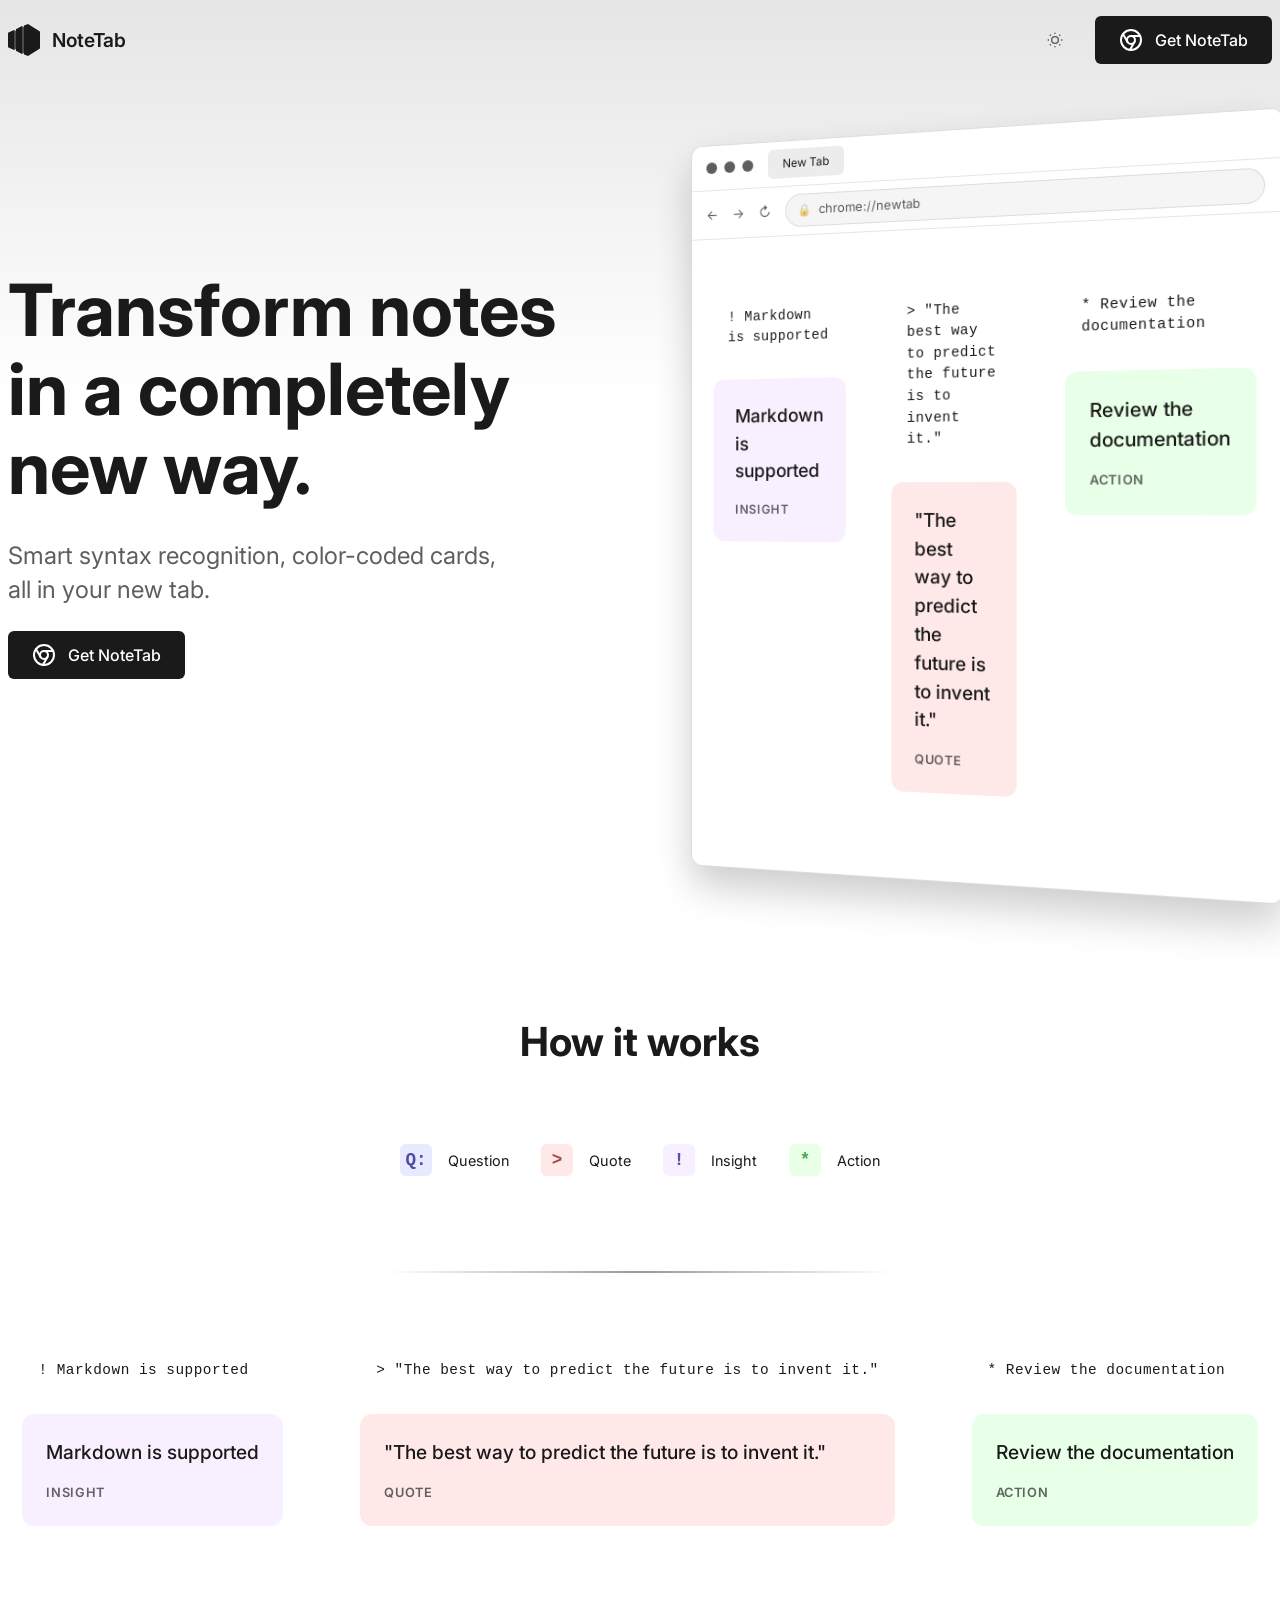
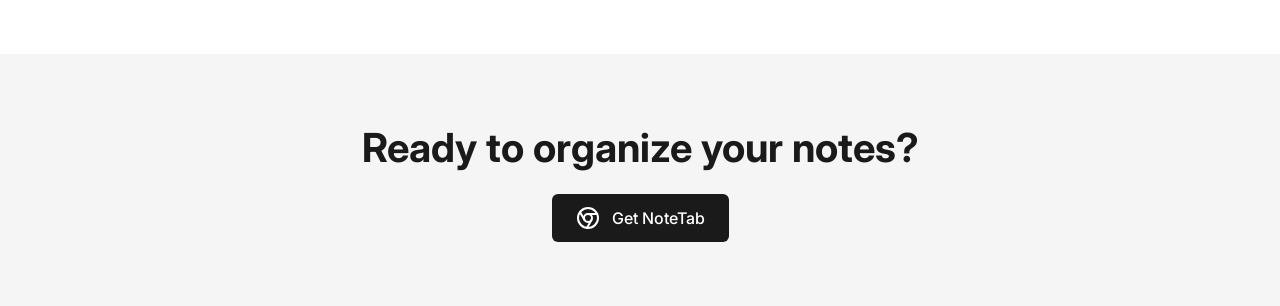
<file: index.html>
<!DOCTYPE html>
<html lang="en" data-theme="light">
<head>
    <meta charset="utf-8">
    <meta name="viewport" content="width=device-width, initial-scale=1.0">
    <title>NoteTab - Transform your notes into organized cards</title>
    <meta name="description" content="NoteTab is a browser extension that automatically converts your notes into color-coded cards with smart syntax recognition. Perfect for research, learning, and organizing your thoughts.">
    <meta name="keywords" content="note taking, browser extension, productivity, organization, markdown, syntax highlighting">
    <meta name="author" content="NoteTab">
    <meta property="og:title" content="NoteTab - Transform your notes into organized cards">
    <meta property="og:description" content="Automatically convert your notes into color-coded cards with smart syntax recognition. Perfect for research, learning, and organizing your thoughts.">
    <meta property="og:type" content="website">
    <meta property="og:url" content="https://notetab.app">
    <link rel="icon" type="image/png" href="img/icon128.png">
    <link rel="stylesheet" href="styles.css">
    <link rel="preconnect" href="https://fonts.googleapis.com">
    <link rel="preconnect" href="https://fonts.gstatic.com" crossorigin>
    <link href="https://fonts.googleapis.com/css2?family=Inter:wght@400;500;600;700&display=swap" rel="stylesheet">
</head>
<body>
    <nav class="navbar">
        <div class="container">
            <div class="nav-left">
                <a href="/" class="logo">
                    <img src="img/icon128.png" alt="NoteTab Logo" width="32" height="32">
                    NoteTab
                </a>
            </div>
            <div class="nav-right">
                <button class="theme-toggle">
                    <svg width="16" height="16" viewBox="0 0 24 24" fill="none" stroke="currentColor" stroke-width="2">
                        <path class="moon" d="M21 12.79A9 9 0 1 1 11.21 3 7 7 0 0 0 21 12.79z"></path>
                        <circle class="sun" cx="12" cy="12" r="5"></circle>
                        <line class="sun-beam" x1="12" y1="1" x2="12" y2="3"></line>
                        <line class="sun-beam" x1="12" y1="21" x2="12" y2="23"></line>
                        <line class="sun-beam" x1="4.22" y1="4.22" x2="5.64" y2="5.64"></line>
                        <line class="sun-beam" x1="18.36" y1="18.36" x2="19.78" y2="19.78"></line>
                        <line class="sun-beam" x1="1" y1="12" x2="3" y2="12"></line>
                        <line class="sun-beam" x1="21" y1="12" x2="23" y2="12"></line>
                        <line class="sun-beam" x1="4.22" y1="19.78" x2="5.64" y2="18.36"></line>
                        <line class="sun-beam" x1="18.36" y1="5.64" x2="19.78" y2="4.22"></line>
                    </svg>
                </button>
                <a href="https://chromewebstore.google.com/detail/note-cards/oodhnfomfokcaglcblifhaofcffkpdhh?authuser=0&hl=en-GB" class="button-primary" target="_blank">
                    <img src="img/chrome.svg" alt="Chrome" class="chrome-logo" width="24" height="24">
                    Get NoteTab
                </a>
            </div>
        </div>
    </nav>

    <main>
        <section class="hero">
            <div class="container split-layout">
                <div class="hero-content">
                    <h1>Transform notes<br>in a completely<br>new way.</h1>
                    <p class="subtitle">
                        Smart syntax recognition, color-coded cards,<br>
                        all in your new tab.
                    </p>
                    <div class="cta-buttons">
                        <a href="https://chromewebstore.google.com/detail/note-cards/oodhnfomfokcaglcblifhaofcffkpdhh?authuser=0&hl=en-GB" class="button-primary" target="_blank">
                            <img src="img/chrome.svg" alt="Chrome" class="chrome-logo" width="24" height="24">
                            Get NoteTab
                        </a>
                    </div>
                </div>
                <div class="hero-visual">
                    <div class="browser-window">
                        <div class="browser-header">
                            <div class="browser-controls">
                                <span class="browser-dot"></span>
                                <span class="browser-dot"></span>
                                <span class="browser-dot"></span>
                            </div>
                            <div class="browser-tabs">
                                <div class="browser-tab active">New Tab</div>
                            </div>
                        </div>
                        <div class="browser-toolbar">
                            <div class="browser-actions">
                                <span class="browser-arrow">←</span>
                                <span class="browser-arrow">→</span>
                                <span class="browser-refresh">↻</span>
                            </div>
                            <div class="browser-address">
                                <span class="browser-lock">🔒</span>
                                <span class="browser-url">chrome://newtab</span>
                            </div>
                        </div>
                        <div class="browser-content">
                            <div class="syntax-cards">
                                <div class="syntax-group">
                                    <div class="syntax-text">! Markdown is supported</div>
                                    <div class="card insight-card">
                                        <div class="card-content">
                                            <div class="card-text">Markdown is supported</div>
                                            <div class="card-label">INSIGHT</div>
                                        </div>
                                    </div>
                                </div>

                                <div class="syntax-group">
                                    <div class="syntax-text">> "The best way to predict the future is to invent it."</div>
                                    <div class="card quote-card">
                                        <div class="card-content">
                                            <div class="card-text">"The best way to predict the future is to invent it."</div>
                                            <div class="card-label">QUOTE</div>
                                        </div>
                                    </div>
                                </div>

                                <div class="syntax-group">
                                    <div class="syntax-text">* Review the documentation</div>
                                    <div class="card action-card">
                                        <div class="card-content">
                                            <div class="card-text">Review the documentation</div>
                                            <div class="card-label">ACTION</div>
                                        </div>
                                    </div>
                                </div>
                            </div>
                        </div>
                    </div>
                </div>
            </div>
        </section>

        <section class="syntax-flow">
            <div class="container">
                <h2>How it works</h2>
                <div class="syntax-legend">
                    <div class="legend-item">
                        <div class="legend-icon question-icon">Q:</div>
                        <div class="legend-text">Question</div>
                    </div>
                    <div class="legend-item">
                        <div class="legend-icon quote-icon">></div>
                        <div class="legend-text">Quote</div>
                    </div>
                    <div class="legend-item">
                        <div class="legend-icon insight-icon">!</div>
                        <div class="legend-text">Insight</div>
                    </div>
                    <div class="legend-item">
                        <div class="legend-icon action-icon">*</div>
                        <div class="legend-text">Action</div>
                    </div>
                </div>
                <div class="curve-separator">
                    <div class="line"></div>
                </div>
                <div class="syntax-cards">
                    <div class="syntax-group">
                        <div class="syntax-text">! Markdown is supported</div>
                        <div class="card insight-card">
                            <div class="card-content">
                                <div class="card-text">Markdown is supported</div>
                                <div class="card-label">INSIGHT</div>
                            </div>
                        </div>
                    </div>

                    <div class="syntax-group">
                        <div class="syntax-text">> "The best way to predict the future is to invent it."</div>
                        <div class="card quote-card">
                            <div class="card-content">
                                <div class="card-text">"The best way to predict the future is to invent it."</div>
                                <div class="card-label">QUOTE</div>
                            </div>
                        </div>
                    </div>

                    <div class="syntax-group">
                        <div class="syntax-text">* Review the documentation</div>
                        <div class="card action-card">
                            <div class="card-content">
                                <div class="card-text">Review the documentation</div>
                                <div class="card-label">ACTION</div>
                            </div>
                        </div>
                    </div>
                </div>
            </div>
        </section>

        <section class="cta">
            <div class="container">
                <h2>Ready to organize your notes?</h2>
                <a href="https://chromewebstore.google.com/detail/note-cards/oodhnfomfokcaglcblifhaofcffkpdhh?authuser=0&hl=en-GB" class="button-primary" target="_blank">
                    <img src="img/chrome.svg" alt="Chrome" class="chrome-logo" width="24" height="24">
                    Get NoteTab
                </a>
            </div>
        </section>
    </main>
    <script>
        // Theme switching functionality
        const themeToggle = document.querySelector('.theme-toggle');
        const prefersDark = window.matchMedia('(prefers-color-scheme: dark)');
        
        // Set initial theme based on system preference
        document.documentElement.setAttribute('data-theme', prefersDark.matches ? 'dark' : 'light');
        
        themeToggle.addEventListener('click', () => {
            const currentTheme = document.documentElement.getAttribute('data-theme');
            const newTheme = currentTheme === 'dark' ? 'light' : 'dark';
            document.documentElement.setAttribute('data-theme', newTheme);
            
            // Store theme preference
            localStorage.setItem('theme', newTheme);
        });
        
        // Check for stored theme preference
        const storedTheme = localStorage.getItem('theme');
        if (storedTheme) {
            document.documentElement.setAttribute('data-theme', storedTheme);
        }
        
        // Listen for system theme changes
        prefersDark.addEventListener('change', (e) => {
            if (!localStorage.getItem('theme')) {
                document.documentElement.setAttribute('data-theme', e.matches ? 'dark' : 'light');
            }
        });
    </script>
</body>
</html>
</file>
<file: styles.css>
:root {
    --primary-color: #FF5733;
    --text-color: #1A1A1A;
    --background-color: #FFFFFF;
    --secondary-background: #F5F5F5;
    --text-secondary: rgba(26, 26, 26, 0.7);
    --border-color: rgba(0, 0, 0, 0.1);
    --spacing-unit: 8px;
    --gradient-start: rgba(128, 128, 128, 0.2);
    --gradient-end: rgba(128, 128, 128, 0);
    --horizon-glow: rgba(78, 161, 255, 0.4);
    --line-color: #808080;
}

* {
    margin: 0;
    padding: 0;
    box-sizing: border-box;
}

body {
    font-family: 'Inter', -apple-system, BlinkMacSystemFont, 'Segoe UI', Roboto, Oxygen, Ubuntu, Cantarell, sans-serif;
    background-color: var(--background-color);
    color: var(--text-color);
    line-height: 1.5;
}

.container {
    max-width: 1400px;
    margin: 0 auto;
    padding: 0 var(--spacing-unit);
}

/* Navigation */
.navbar {
    padding: calc(var(--spacing-unit) * 2) 0;
    background-color: transparent;
    position: absolute;
    top: 0;
    left: 0;
    right: 0;
    z-index: 100;
}

.navbar .container {
    display: flex;
    justify-content: space-between;
    align-items: center;
}

.nav-left .logo {
    display: flex;
    align-items: center;
    gap: calc(var(--spacing-unit) * 1.5);
    text-decoration: none;
    color: var(--text-color);
    font-weight: 600;
    font-size: 1.2rem;
}

.nav-left .logo img {
    border-radius: 8px;
}

.nav-right {
    display: flex;
    gap: calc(var(--spacing-unit) * 3);
    align-items: center;
}

/* Hero Section */
.hero {
    padding: calc(var(--spacing-unit) * 16) 0 calc(var(--spacing-unit) * 8);
    min-height: 70vh;
    display: flex;
    align-items: center;
    position: relative;
}

.hero:before {
    content: '';
    position: absolute;
    top: 0;
    left: 0;
    right: 0;
    height: 400px;
    background: linear-gradient(180deg, 
        var(--gradient-start) 0%,
        var(--gradient-end) 100%);
    z-index: 0;
}

.hero .container {
    position: relative;
    z-index: 1;
}

.split-layout {
    display: grid;
    grid-template-columns: 1fr 1fr;
    gap: calc(var(--spacing-unit) * 8);
    align-items: center;
}

.hero-content {
    position: relative;
}

.hero h1 {
    font-size: 4.5rem;
    font-weight: 700;
    line-height: 1.1;
    margin-bottom: calc(var(--spacing-unit) * 4);
}

.connecting-line {
    position: absolute;
    top: 50%;
    right: -50px;
    width: 100px;
    height: 2px;
    background-color: var(--text-color);
}

.subtitle {
    font-size: 1.5rem;
    color: var(--text-secondary);
    margin-bottom: calc(var(--spacing-unit) * 3);
    line-height: 1.4;
}

.description {
    font-size: 1.1rem;
    color: rgba(229, 229, 229, 0.8);
    margin-bottom: calc(var(--spacing-unit) * 6);
    max-width: 540px;
}

.cta-buttons {
    display: flex;
    gap: calc(var(--spacing-unit) * 2);
    margin-bottom: calc(var(--spacing-unit) * 8);
}

.button-primary {
    background-color: var(--text-color);
    color: var(--background-color);
    padding: calc(var(--spacing-unit) * 1.5) calc(var(--spacing-unit) * 3);
    border-radius: 6px;
    font-weight: 500;
    text-decoration: none;
    transition: all 0.2s ease;
    display: inline-flex;
    align-items: center;
    gap: calc(var(--spacing-unit));
}

.button-primary .chrome-logo {
    margin-right: 4px;
}

[data-theme="light"] .button-primary .chrome-logo {
    filter: brightness(0) invert(1);
}

.button-primary:hover {
    transform: translateY(-1px);
}

[data-theme="light"] .button-primary:hover {
    background-color: #000000;
}

[data-theme="dark"] .button-primary:hover {
    background-color: #FFFFFF;
}

.button-secondary {
    display: flex;
    align-items: center;
    gap: calc(var(--spacing-unit));
    color: var(--text-color);
    text-decoration: none;
    font-weight: 500;
}

.button-secondary:before {
    content: "▶";
    font-size: 0.8em;
}

.partners {
    margin-top: calc(var(--spacing-unit) * 8);
}

.partners h4 {
    font-size: 0.9rem;
    color: rgba(229, 229, 229, 0.6);
    margin-bottom: calc(var(--spacing-unit) * 3);
}

.partner-logos {
    display: flex;
    gap: calc(var(--spacing-unit) * 4);
    align-items: center;
}

.partner-logo {
    opacity: 0.6;
    transition: opacity 0.2s ease;
}

.partner-logo:hover {
    opacity: 1;
}

/* Hero Visual */
.hero-visual {
    position: relative;
}

.browser-window {
    background: var(--secondary-background);
    border-radius: 12px;
    overflow: hidden;
    border: 1px solid var(--border-color);
    box-shadow: 0 20px 40px rgba(0, 0, 0, 0.2);
    transform: perspective(1000px) rotateY(-10deg);
}

[data-theme="dark"] .browser-window {
    background: #1A1A1A;
    border-color: rgba(255, 255, 255, 0.1);
}

.browser-header {
    background: var(--background-color);
    padding: 8px 16px;
    display: flex;
    align-items: center;
    gap: 16px;
    border-bottom: 1px solid var(--border-color);
}

[data-theme="dark"] .browser-header,
[data-theme="dark"] .browser-toolbar {
    background: #000000;
    border-color: rgba(255, 255, 255, 0.1);
}

.browser-controls {
    display: flex;
    gap: 8px;
}

.browser-dot {
    width: 12px;
    height: 12px;
    border-radius: 50%;
    background: var(--text-secondary);
}

.browser-tabs {
    display: flex;
    align-items: center;
}

.browser-tab {
    padding: 6px 16px;
    background: rgba(127, 127, 127, 0.1);
    border-radius: 6px;
    font-size: 12px;
    color: var(--text-secondary);
}

.browser-tab.active {
    background: rgba(127, 127, 127, 0.15);
    color: var(--text-color);
}

.browser-toolbar {
    background: var(--background-color);
    padding: 8px 16px;
    display: flex;
    gap: 16px;
    align-items: center;
    border-bottom: 1px solid var(--border-color);
}

.browser-actions {
    display: flex;
    gap: 16px;
}

.browser-arrow, .browser-refresh {
    color: var(--text-secondary);
    font-size: 14px;
}

.browser-address {
    flex: 1;
    background: var(--secondary-background);
    border-radius: 20px;
    padding: 6px 12px;
    display: flex;
    align-items: center;
    gap: 8px;
    border: 1px solid var(--border-color);
}

.browser-lock {
    font-size: 12px;
    opacity: 0.5;
}

.browser-url {
    color: var(--text-secondary);
    font-size: 13px;
}

.browser-content {
    padding: 24px;
    background: var(--background-color);
}

[data-theme="dark"] .browser-content {
    background: #1A1A1A;
}

.syntax-cards {
    display: flex;
    flex-direction: column;
    gap: calc(var(--spacing-unit) * 3);
}

.syntax-group {
    display: flex;
    flex-direction: column;
    gap: calc(var(--spacing-unit) * 2);
}

.card {
    background: var(--secondary-background);
    padding: calc(var(--spacing-unit) * 3);
    border-radius: 12px;
    transition: transform 0.2s ease;
}

/* Features Section */
.features {
    padding: calc(var(--spacing-unit) * 8) 0;
    background-color: var(--secondary-background);
}

.feature-grid {
    display: grid;
    grid-template-columns: repeat(auto-fit, minmax(250px, 1fr));
    gap: calc(var(--spacing-unit) * 4);
    margin-top: calc(var(--spacing-unit) * 4);
}

.feature-card {
    background: rgba(255, 255, 255, 0.05);
    padding: calc(var(--spacing-unit) * 3);
    border-radius: 12px;
    transition: transform 0.2s ease;
}

.feature-card:hover {
    transform: translateY(-4px);
}

.feature-icon {
    font-size: 2rem;
    margin-bottom: calc(var(--spacing-unit) * 2);
}

.feature-card h3 {
    font-size: 1.2rem;
    margin-bottom: calc(var(--spacing-unit) * 2);
}

.feature-card p {
    color: rgba(229, 229, 229, 0.8);
    line-height: 1.6;
}

/* Syntax Flow Section */
.syntax-flow {
    padding: calc(var(--spacing-unit) * 8) 0;
    background-color: var(--background-color);
}

.syntax-flow h2 {
    text-align: center;
    font-size: 2.5rem;
    margin-bottom: calc(var(--spacing-unit) * 6);
}

/* CTA Section */
.cta {
    padding: calc(var(--spacing-unit) * 8) 0;
    text-align: center;
    background-color: var(--secondary-background);
}

.cta h2 {
    font-size: 2.5rem;
    margin-bottom: calc(var(--spacing-unit) * 2);
}

.cta p {
    font-size: 1.2rem;
    color: rgba(229, 229, 229, 0.8);
    margin-bottom: calc(var(--spacing-unit) * 4);
}

/* Feedback Widget */
.feedback-widget {
    background-color: var(--secondary-background);
    border-radius: 12px;
    margin: calc(var(--spacing-unit) * 4) auto;
    max-width: 800px;
}

.tabs {
    display: flex;
    gap: calc(var(--spacing-unit) * 2);
    padding: calc(var(--spacing-unit) * 2);
    border-bottom: 1px solid rgba(255, 255, 255, 0.1);
}

.tab {
    background: none;
    border: none;
    color: var(--text-color);
    padding: calc(var(--spacing-unit) * 1.5) calc(var(--spacing-unit) * 2);
    cursor: pointer;
    display: flex;
    align-items: center;
    gap: var(--spacing-unit);
    font-size: 0.9rem;
}

.tab span {
    display: inline-flex;
    align-items: center;
    justify-content: center;
    width: 24px;
    height: 24px;
    background-color: rgba(255, 255, 255, 0.1);
    border-radius: 50%;
}

.tab.active {
    background-color: rgba(255, 87, 51, 0.1);
    color: var(--primary-color);
}

.feedback-content {
    padding: calc(var(--spacing-unit) * 4);
}

.feedback-header {
    display: flex;
    justify-content: space-between;
    align-items: center;
    margin-bottom: calc(var(--spacing-unit) * 3);
}

.label {
    font-size: 0.8rem;
    color: rgba(229, 229, 229, 0.6);
}

.finish-later {
    background: none;
    border: none;
    color: rgba(229, 229, 229, 0.6);
    cursor: pointer;
    font-size: 0.8rem;
}

.feedback-content h2 {
    font-size: 1.5rem;
    margin-bottom: calc(var(--spacing-unit) * 4);
}

.rating {
    display: flex;
    gap: var(--spacing-unit);
    margin-bottom: calc(var(--spacing-unit) * 4);
}

.rating button {
    background-color: rgba(255, 255, 255, 0.1);
    border: none;
    color: var(--text-color);
    width: 40px;
    height: 40px;
    border-radius: 6px;
    cursor: pointer;
    transition: background-color 0.2s;
}

.rating button:hover {
    background-color: rgba(255, 87, 51, 0.2);
}

.feedback-footer {
    display: flex;
    gap: calc(var(--spacing-unit) * 2);
}

.feedback-footer button {
    display: flex;
    align-items: center;
    gap: var(--spacing-unit);
    background-color: rgba(255, 255, 255, 0.1);
    border: none;
    color: var(--text-color);
    padding: calc(var(--spacing-unit) * 1.5) calc(var(--spacing-unit) * 2);
    border-radius: 6px;
    cursor: pointer;
    font-size: 0.9rem;
}

.feedback-footer button:hover {
    background-color: rgba(255, 255, 255, 0.15);
}

/* Intelligence Section */
.intelligence-section {
    padding: calc(var(--spacing-unit) * 12) 0;
    text-align: center;
    position: relative;
}

.ai-label {
    display: inline-block;
    color: #FF5733;
    font-size: 0.9rem;
    margin-bottom: calc(var(--spacing-unit) * 3);
}

.intelligence-section h2 {
    font-size: 3.5rem;
    font-weight: 700;
    margin-bottom: calc(var(--spacing-unit) * 3);
    line-height: 1.2;
}

.intelligence-section .description {
    font-size: 1.2rem;
    color: rgba(229, 229, 229, 0.8);
    margin-bottom: calc(var(--spacing-unit) * 6);
}

.activity-feed {
    max-width: 400px;
    margin: 0 auto;
    background: rgba(42, 42, 42, 0.5);
    border-radius: 12px;
    padding: calc(var(--spacing-unit) * 2);
}

.activity-item {
    display: flex;
    align-items: center;
    gap: calc(var(--spacing-unit) * 2);
    padding: calc(var(--spacing-unit) * 1.5);
    border-radius: 8px;
    transition: background-color 0.2s;
}

.activity-item:hover {
    background: rgba(255, 255, 255, 0.05);
}

.avatar {
    width: 32px;
    height: 32px;
    background: rgba(255, 255, 255, 0.1);
    border-radius: 50%;
    display: flex;
    align-items: center;
    justify-content: center;
    font-weight: 500;
    color: var(--text-color);
}

.activity-content {
    flex: 1;
}

.activity-header {
    display: flex;
    align-items: center;
    gap: calc(var(--spacing-unit));
    font-size: 0.9rem;
}

.activity-header .name {
    font-weight: 500;
    color: var(--text-color);
}

.activity-header .action {
    color: rgba(229, 229, 229, 0.6);
}

.activity-header .time {
    margin-left: auto;
    color: rgba(229, 229, 229, 0.4);
    font-size: 0.8rem;
}

/* Syntax Flow Section */
.syntax-cards {
    display: flex;
    flex-direction: row;
    gap: calc(var(--spacing-unit) * 6);
    margin-bottom: calc(var(--spacing-unit) * 8);
}

.syntax-group {
    display: flex;
    flex-direction: column;
    gap: calc(var(--spacing-unit) * 2);
    max-width: 600px;
    margin: 0 auto;
}

.syntax-text {
    color: var(--text-color);
    font-family: monospace;
    font-size: 1.1rem;
    padding: calc(var(--spacing-unit) * 2);
    background: rgba(255, 255, 255, 0.05);
    border-radius: 8px;
}

.card {
    padding: calc(var(--spacing-unit) * 3);
    border-radius: 12px;
    transition: transform 0.2s;
}

.card:hover {
    transform: translateY(-2px);
}

.card-content {
    display: flex;
    flex-direction: column;
    gap: calc(var(--spacing-unit) * 2);
}

.card-text {
    font-size: 1.2rem;
    font-weight: 500;
    color: #1A1A1A;
}

.card-label {
    font-size: 0.8rem;
    font-weight: 600;
    letter-spacing: 0.05em;
    color: rgba(0, 0, 0, 0.6);
}

.insight-card {
    background-color: #F8F0FF;
}

.quote-card {
    background-color: #FFE8E8;
}

.action-card {
    background-color: #E8FFE8;
}

/* Legend */
.syntax-legend {
    display: flex;
    justify-content: center;
    gap: calc(var(--spacing-unit) * 4);
    padding: calc(var(--spacing-unit) * 3);
    background: rgba(255, 255, 255, 0.05);
    border-radius: 12px;
    max-width: fit-content;
    margin: 0 auto;
}

.legend-item {
    display: flex;
    align-items: center;
    gap: calc(var(--spacing-unit) * 2);
}

.legend-icon {
    width: 32px;
    height: 32px;
    display: flex;
    align-items: center;
    justify-content: center;
    border-radius: 6px;
    font-family: monospace;
    font-weight: 600;
    font-size: 1.1rem;
}

.question-icon {
    background-color: #E8E8FF;
    color: #4B4BA5;
}

.quote-icon {
    background-color: #FFE8E8;
    color: #A54B4B;
}

.insight-icon {
    background-color: #F8F0FF;
    color: #6B4BA5;
}

.action-icon {
    background-color: #E8FFE8;
    color: #4BA54B;
}

.legend-text {
    color: var(--text-color);
    font-size: 0.9rem;
}

/* Curve Separator */
.curve-separator {
    position: relative;
    width: 100%;
    height: 80px;
    margin: calc(var(--spacing-unit) * 3) 0;
    display: flex;
    justify-content: center;
    align-items: center;
    z-index: 10;
}

.curve-separator .line {
    width: 100%;
    height: 2px;
    background: var(--line-color);
    position: relative;
    opacity: 0.8;
    background: linear-gradient(
        to right,
        transparent,
        transparent 30%,
        var(--line-color) 50%,
        transparent 70%,
        transparent
    );
}

[data-theme="dark"] .curve-separator .line {
    opacity: 1;
}

.syntax-transform {
    width: 100%;
    max-width: 600px;
    margin: 0 auto;
    text-align: center;
}

.syntax-line {
    display: flex;
    align-items: center;
    justify-content: center;
    gap: calc(var(--spacing-unit) * 2);
    margin-bottom: calc(var(--spacing-unit) * 2);
    font-family: monospace;
    font-size: 1rem;
    color: var(--text-secondary);
}

.syntax-marker {
    font-weight: bold;
    color: var(--text-color);
    opacity: 0.4;
    transition: opacity 0.3s ease;
}

.syntax-text {
    font-size: 0.9rem;
    letter-spacing: 0.5px;
}

.syntax-transform:hover .syntax-marker {
    opacity: 0.8;
}

.syntax-transform svg {
    width: 100%;
    height: 2px;
    margin-top: calc(var(--spacing-unit));
}

.syntax-transform path {
    animation: drawLine 1.5s ease-out forwards;
}

@keyframes drawLine {
    from {
        stroke-dashoffset: 800;
    }
    to {
        stroke-dashoffset: 0;
    }
}

/* Adjust spacing around the separator */
.syntax-legend {
    margin-bottom: calc(var(--spacing-unit) * 4);
}

.syntax-cards {
    margin-top: calc(var(--spacing-unit) * 4);
}

/* Responsive Design */
@media (max-width: 1200px) {
    .hero h1 {
        font-size: 3.5rem;
    }
    
    .connecting-line {
        display: none;
    }
    
    .browser-window {
        transform: perspective(1000px) rotateY(-5deg);
    }
}

@media (max-width: 768px) {
    .split-layout {
        grid-template-columns: 1fr;
        gap: calc(var(--spacing-unit) * 6);
    }
    
    .hero-visual {
        order: -1;
    }
    
    .nav-right {
        display: none;
    }
    
    .hero h1 {
        font-size: 2.5rem;
    }
    
    .subtitle {
        font-size: 1.2rem;
    }
    
    .cta-buttons {
        flex-direction: column;
    }
    
    .button-primary,
    .button-secondary {
        width: 100%;
        justify-content: center;
    }
    
    .browser-window {
        transform: none;
    }
    
    .browser-toolbar {
        padding: 8px;
    }
    
    .browser-address {
        font-size: 12px;
    }
}

/* Theme Toggle */
.theme-toggle {
    background: none;
    border: none;
    padding: 8px;
    cursor: pointer;
    color: var(--text-color);
    opacity: 0.7;
    transition: opacity 0.2s ease;
    display: flex;
    align-items: center;
    justify-content: center;
    border-radius: 6px;
}

.theme-toggle:hover {
    opacity: 1;
    background: rgba(255, 255, 255, 0.1);
}

.theme-toggle svg {
    transition: transform 0.5s ease;
}

.theme-toggle:active svg {
    transform: rotate(360deg);
}

.theme-toggle .sun-beam {
    opacity: 0;
    transform-origin: center center;
    transition: all 0.3s ease;
}

.theme-toggle .moon {
    transform-origin: center center;
    transition: all 0.3s ease;
}

/* Light theme styles */
[data-theme="light"] {
    --text-color: #1A1A1A;
    --background-color: #FFFFFF;
    --secondary-background: #F5F5F5;
    --text-secondary: rgba(26, 26, 26, 0.7);
    --border-color: rgba(0, 0, 0, 0.1);
    --gradient-start: rgba(128, 128, 128, 0.2);
    --gradient-end: rgba(128, 128, 128, 0);
    --horizon-glow: rgba(78, 161, 255, 0.2);
    --line-color: #808080;
}

[data-theme="light"] .theme-toggle .sun-beam {
    opacity: 1;
}

[data-theme="light"] .theme-toggle .moon {
    transform: scale(0);
}

[data-theme="dark"] .theme-toggle .sun {
    transform: scale(0.7);
}

[data-theme="dark"] .theme-toggle .sun-beam {
    opacity: 0;
    transform: scale(0.3);
}

[data-theme="dark"] {
    --text-color: #E5E5E5;
    --background-color: #1A1A1A;
    --secondary-background: #2A2A2A;
    --text-secondary: rgba(229, 229, 229, 0.8);
    --border-color: rgba(255, 255, 255, 0.1);
    --gradient-start: rgba(200, 200, 200, 0.15);
    --gradient-end: rgba(200, 200, 200, 0);
    --line-color: #808080;
}
</file>
